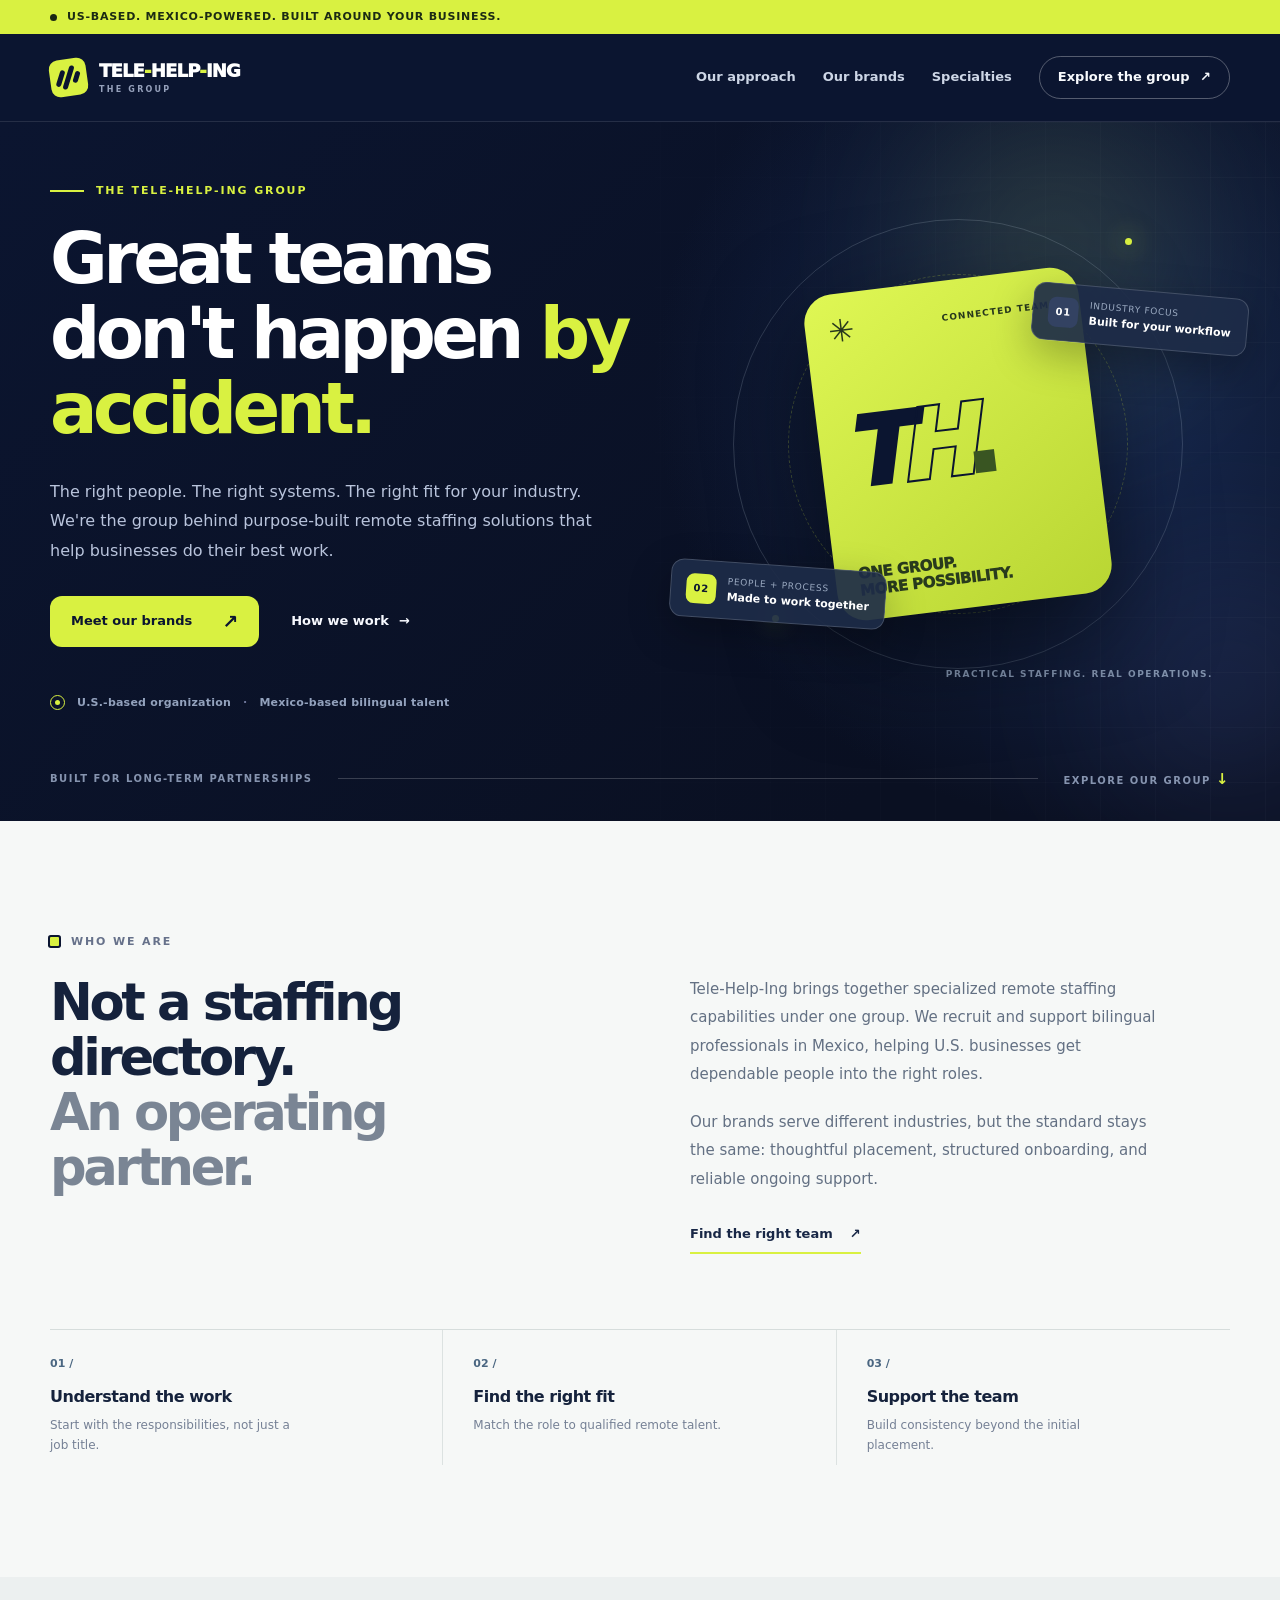
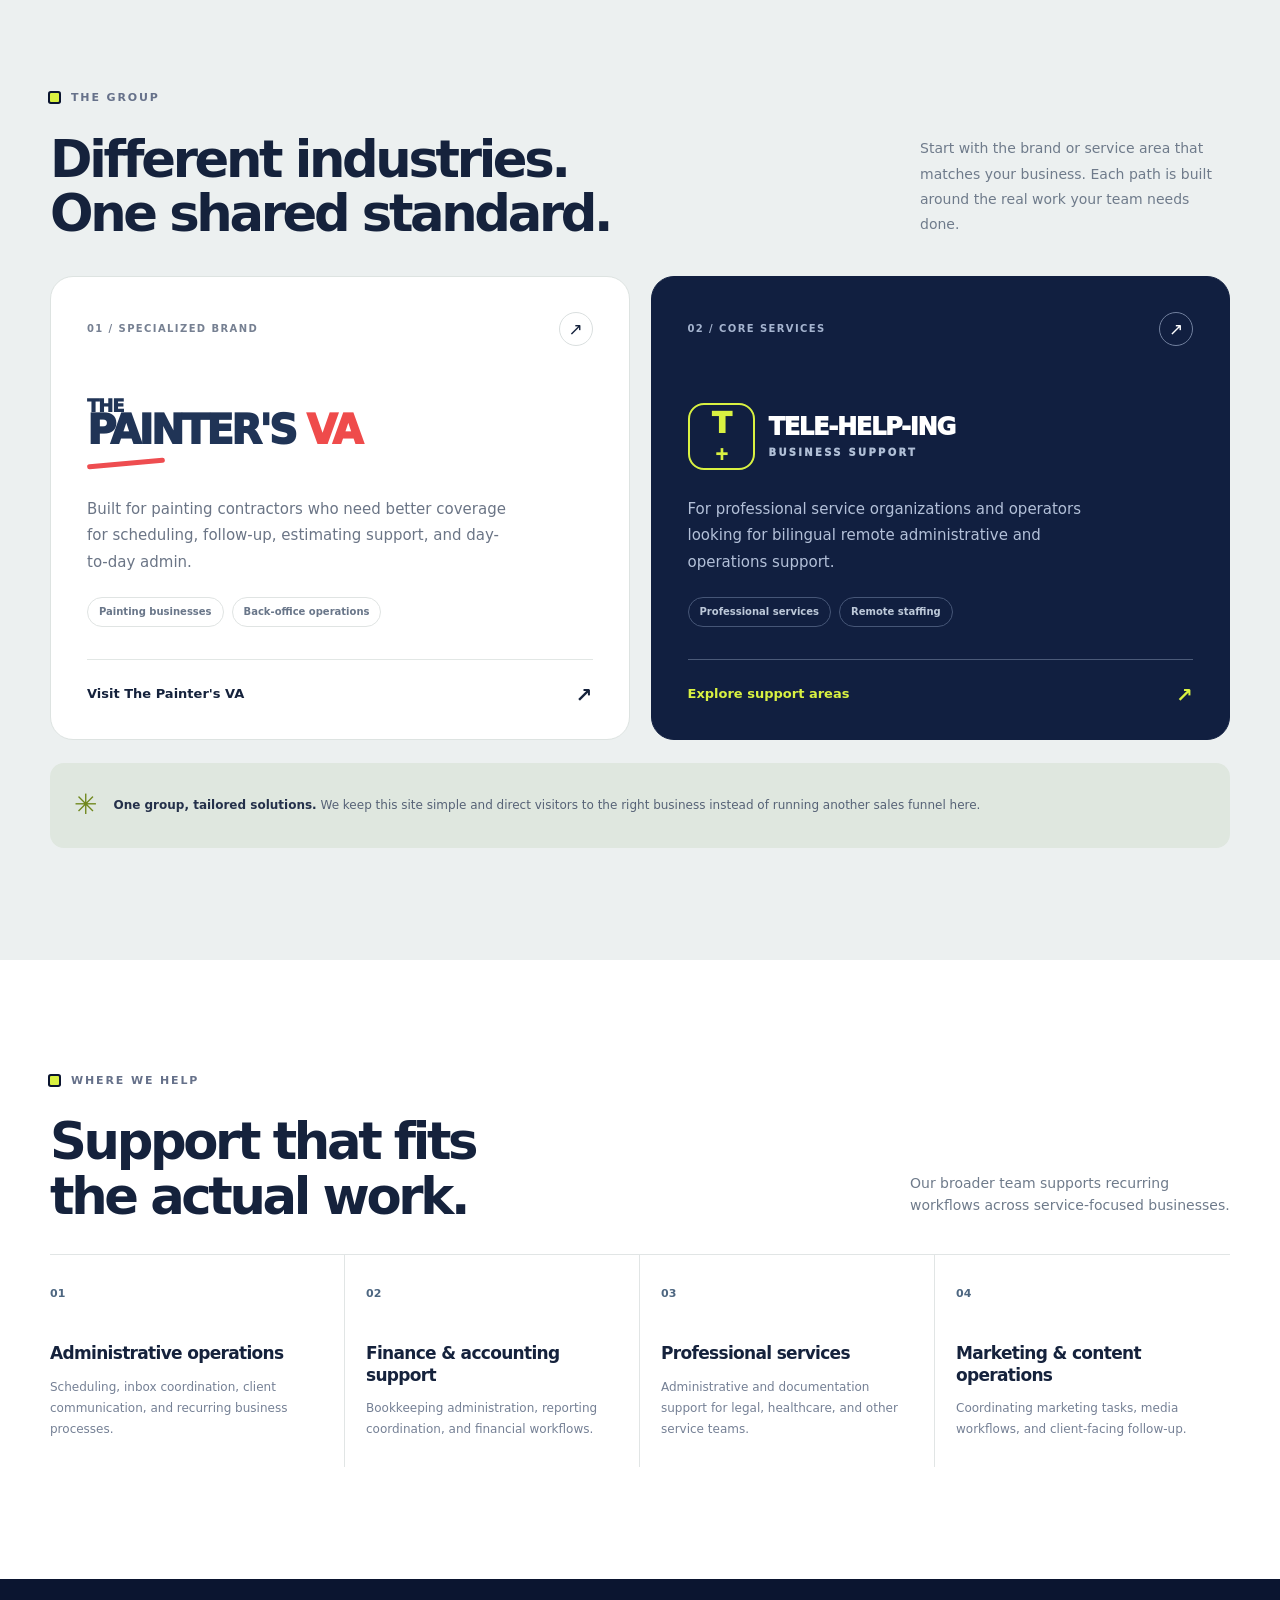
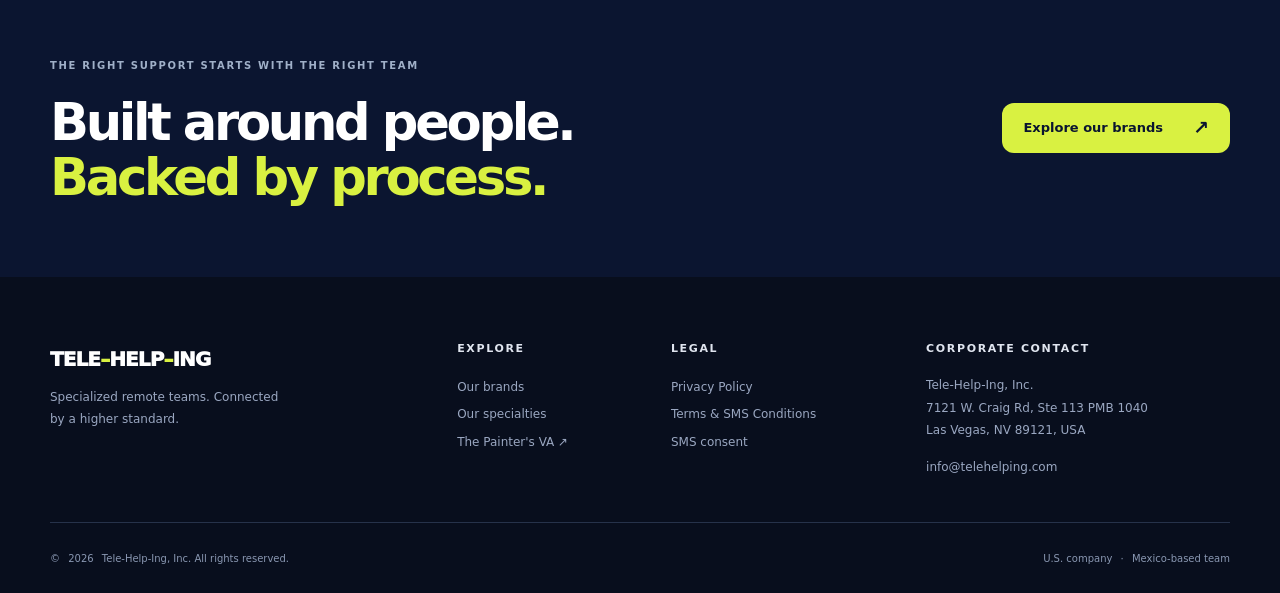
<file: index.html>
<!doctype html>
<html lang="en">
<head>
  <meta charset="utf-8">
  <meta name="viewport" content="width=device-width, initial-scale=1">
  <title>Tele-Help-Ing | Specialized Remote Teams, One Connected Group</title>
  <meta name="description" content="Meet Tele-Help-Ing, the group behind industry-focused remote staffing brands. We connect U.S. businesses with bilingual talent and operational support from Mexico.">
  <link rel="canonical" href="https://www.telehelping.com/">
  <meta name="theme-color" content="#0b1530">
  <meta property="og:type" content="website">
  <meta property="og:title" content="Tele-Help-Ing | Specialized Remote Teams">
  <meta property="og:description" content="One connected group. Specialized remote staffing for the work that matters.">
  <meta property="og:url" content="https://www.telehelping.com/">
  <link rel="stylesheet" href="/style.css?v=20261109">
</head>
<body>
  <a class="skip-link" href="#main">Skip to content</a>
  <div class="announcement"><div class="wrap announcement-inner"><span class="status-dot" aria-hidden="true"></span> US-based. Mexico-powered. Built around your business.</div></div>
  <header class="header">
    <div class="wrap header-inner">
      <a class="identity" href="/" aria-label="Tele-Help-Ing home">
        <span class="identity-symbol" aria-hidden="true"><span></span><span></span><span></span></span>
        <span class="identity-type">TELE<span class="identity-lime">-</span>HELP<span class="identity-lime">-</span>ING <small>THE GROUP</small></span>
      </a>
      <button class="menu-toggle" type="button" data-menu-toggle aria-controls="primary-nav" aria-expanded="false" aria-label="Toggle navigation"><span></span><span></span><span></span></button>
      <nav class="nav" id="primary-nav" aria-label="Main navigation">
        <a href="#about">Our approach</a>
        <a href="#brands">Our brands</a>
        <a href="#specialties">Specialties</a>
        <a class="nav-pill" href="#brands">Explore the group <span aria-hidden="true">↗</span></a>
      </nav>
    </div>
  </header>
  <main id="main">
    <section class="hero">
      <div class="hero-glow glow-1" aria-hidden="true"></div><div class="hero-glow glow-2" aria-hidden="true"></div>
      <div class="wrap hero-grid">
        <div class="hero-copy">
          <div class="eyebrow"><span class="eyebrow-line"></span> THE TELE-HELP-ING GROUP</div>
          <h1>Great teams don't happen <em>by accident.</em></h1>
          <p class="hero-lede">The right people. The right systems. The right fit for your industry. We're the group behind purpose-built remote staffing solutions that help businesses do their best work.</p>
          <div class="hero-buttons">
            <a href="#brands" class="button button-lime">Meet our brands <span aria-hidden="true">↗</span></a>
            <a href="#about" class="text-link">How we work <span aria-hidden="true">→</span></a>
          </div>
          <div class="hero-footnote"><span class="mini-orbit" aria-hidden="true"></span> U.S.-based organization <span class="dot-sep">·</span> Mexico-based bilingual talent</div>
        </div>
        <div class="hero-art" aria-label="An illustration of the Tele-Help-Ing group connecting specialized staffing solutions">
          <div class="orbit orbit-a"></div><div class="orbit orbit-b"></div>
          <div class="connection-line line-one"></div><div class="connection-line line-two"></div>
          <div class="orbit-tag orbit-tag-top"><span class="tag-icon">01</span><span>INDUSTRY FOCUS<br><strong>Built for your workflow</strong></span></div>
          <div class="main-tile"><div class="tile-top"><span class="tile-star">✳</span><span>CONNECTED TEAMS</span></div><div class="tile-monogram">T<span>H</span><i>.</i></div><div class="tile-bottom">ONE GROUP.<br>MORE POSSIBILITY.</div></div>
          <div class="orbit-tag orbit-tag-bottom"><span class="tag-icon tag-icon-lime">02</span><span>PEOPLE + PROCESS<br><strong>Made to work together</strong></span></div>
          <div class="hero-art-caption">PRACTICAL STAFFING. REAL OPERATIONS.</div>
        </div>
      </div>
      <div class="wrap hero-bottom"><span>Built for long-term partnerships</span><span class="hero-bottom-line"></span><span>Explore our group <span aria-hidden="true">↓</span></span></div>
    </section>

    <section class="intro section" id="about">
      <div class="wrap intro-grid">
        <div><div class="section-label"><span class="label-square"></span> WHO WE ARE</div><h2>Not a staffing directory.<br><span class="ink-muted">An operating partner.</span></h2></div>
        <div class="intro-text"><p>Tele-Help-Ing brings together specialized remote staffing capabilities under one group. We recruit and support bilingual professionals in Mexico, helping U.S. businesses get dependable people into the right roles.</p><p>Our brands serve different industries, but the standard stays the same: thoughtful placement, structured onboarding, and reliable ongoing support.</p><a href="#brands" class="inline-link">Find the right team <span aria-hidden="true">↗</span></a></div>
      </div>
      <div class="wrap process-row" aria-label="Our approach"><div><span>01 /</span><strong>Understand the work</strong><p>Start with the responsibilities, not just a job title.</p></div><div><span>02 /</span><strong>Find the right fit</strong><p>Match the role to qualified remote talent.</p></div><div><span>03 /</span><strong>Support the team</strong><p>Build consistency beyond the initial placement.</p></div></div>
    </section>

    <section class="brands section" id="brands">
      <div class="wrap"><div class="section-label"><span class="label-square"></span> THE GROUP</div><div class="brands-head"><h2>Different industries.<br>One shared standard.</h2><p>Start with the brand or service area that matches your business. Each path is built around the real work your team needs done.</p></div>
        <div class="brand-grid">
          <article class="brand-card painter-card"><div class="brand-card-top"><span class="card-counter">01 / SPECIALIZED BRAND</span><span class="card-arr" aria-hidden="true">↗</span></div><div class="painter-mark">THE<br><strong>PAINTER'S <span>VA</span></strong><span class="brush-underline" aria-hidden="true"></span></div><p class="brand-description">Built for painting contractors who need better coverage for scheduling, follow-up, estimating support, and day-to-day admin.</p><div class="tag-row"><span>Painting businesses</span><span>Back-office operations</span></div><a class="brand-card-link" href="https://www.thepaintersva.com/" target="_blank" rel="noopener noreferrer">Visit The Painter's VA <span aria-hidden="true">↗</span></a></article>
          <article class="brand-card general-card"><div class="brand-card-top"><span class="card-counter">02 / CORE SERVICES</span><span class="card-arr" aria-hidden="true">↗</span></div><div class="general-mark"><span class="general-mark-icon">T<span>+</span></span><span>TELE-HELP-ING<small>BUSINESS SUPPORT</small></span></div><p class="brand-description">For professional service organizations and operators looking for bilingual remote administrative and operations support.</p><div class="tag-row"><span>Professional services</span><span>Remote staffing</span></div><a class="brand-card-link" href="#specialties">Explore support areas <span aria-hidden="true">↗</span></a></article>
        </div>
        <div class="brand-note"><span class="note-sparkle" aria-hidden="true">✳</span><p><strong>One group, tailored solutions.</strong> We keep this site simple and direct visitors to the right business instead of running another sales funnel here.</p></div>
      </div>
    </section>

    <section class="specialties section" id="specialties">
      <div class="wrap"><div class="section-label"><span class="label-square"></span> WHERE WE HELP</div><div class="specialties-top"><h2>Support that fits<br>the actual work.</h2><p>Our broader team supports recurring workflows across service-focused businesses.</p></div><div class="specialties-grid">
          <div class="specialty"><span class="specialty-no">01</span><h3>Administrative operations</h3><p>Scheduling, inbox coordination, client communication, and recurring business processes.</p></div>
          <div class="specialty"><span class="specialty-no">02</span><h3>Finance &amp; accounting support</h3><p>Bookkeeping administration, reporting coordination, and financial workflows.</p></div>
          <div class="specialty"><span class="specialty-no">03</span><h3>Professional services</h3><p>Administrative and documentation support for legal, healthcare, and other service teams.</p></div>
          <div class="specialty"><span class="specialty-no">04</span><h3>Marketing &amp; content operations</h3><p>Coordinating marketing tasks, media workflows, and client-facing follow-up.</p></div>
        </div>
      </div>
    </section>

    <section class="closing"><div class="wrap closing-grid"><div><span class="closing-eyebrow">THE RIGHT SUPPORT STARTS WITH THE RIGHT TEAM</span><h2>Built around people.<br><em>Backed by process.</em></h2></div><a class="button button-lime" href="#brands">Explore our brands <span aria-hidden="true">↗</span></a></div></section>
  </main>
  <footer class="footer"><div class="wrap footer-grid"><div><a class="footer-logo" href="/">TELE<span>–</span>HELP<span>–</span>ING</a><p>Specialized remote teams. Connected by a higher standard.</p></div><div><h2>Explore</h2><a href="#brands">Our brands</a><a href="#specialties">Our specialties</a><a href="https://www.thepaintersva.com/" target="_blank" rel="noopener noreferrer">The Painter's VA ↗</a></div><div><h2>Legal</h2><a href="/privacy-policy/">Privacy Policy</a><a href="/terms-and-conditions/">Terms &amp; SMS Conditions</a><a href="/sms-consent/">SMS consent</a></div><div><h2>Corporate contact</h2><p>Tele-Help-Ing, Inc.<br>7121 W. Craig Rd, Ste 113 PMB 1040<br>Las Vegas, NV 89121, USA</p><a href="mailto:info@telehelping.com">info@telehelping.com</a></div></div><div class="wrap footer-bottom"><span>© <span data-year>2026</span> Tele-Help-Ing, Inc. All rights reserved.</span><span>U.S. company <span aria-hidden="true">·</span> Mexico-based team</span></div></footer>
  <!-- HighLevel A2P widget. This is the ONLY SMS opt-in form on the homepage. Keep the widget configured in HighLevel with real, optional consent checkboxes. -->
  <script src="https://widgets.leadconnectorhq.com/loader.js" data-resources-url="https://widgets.leadconnectorhq.com/chat-widget/loader.js" data-widget-id="6aee570a5fefb8449980fd55"></script>
  <script src="/script.js" defer></script>
</body>
</html>
</file>
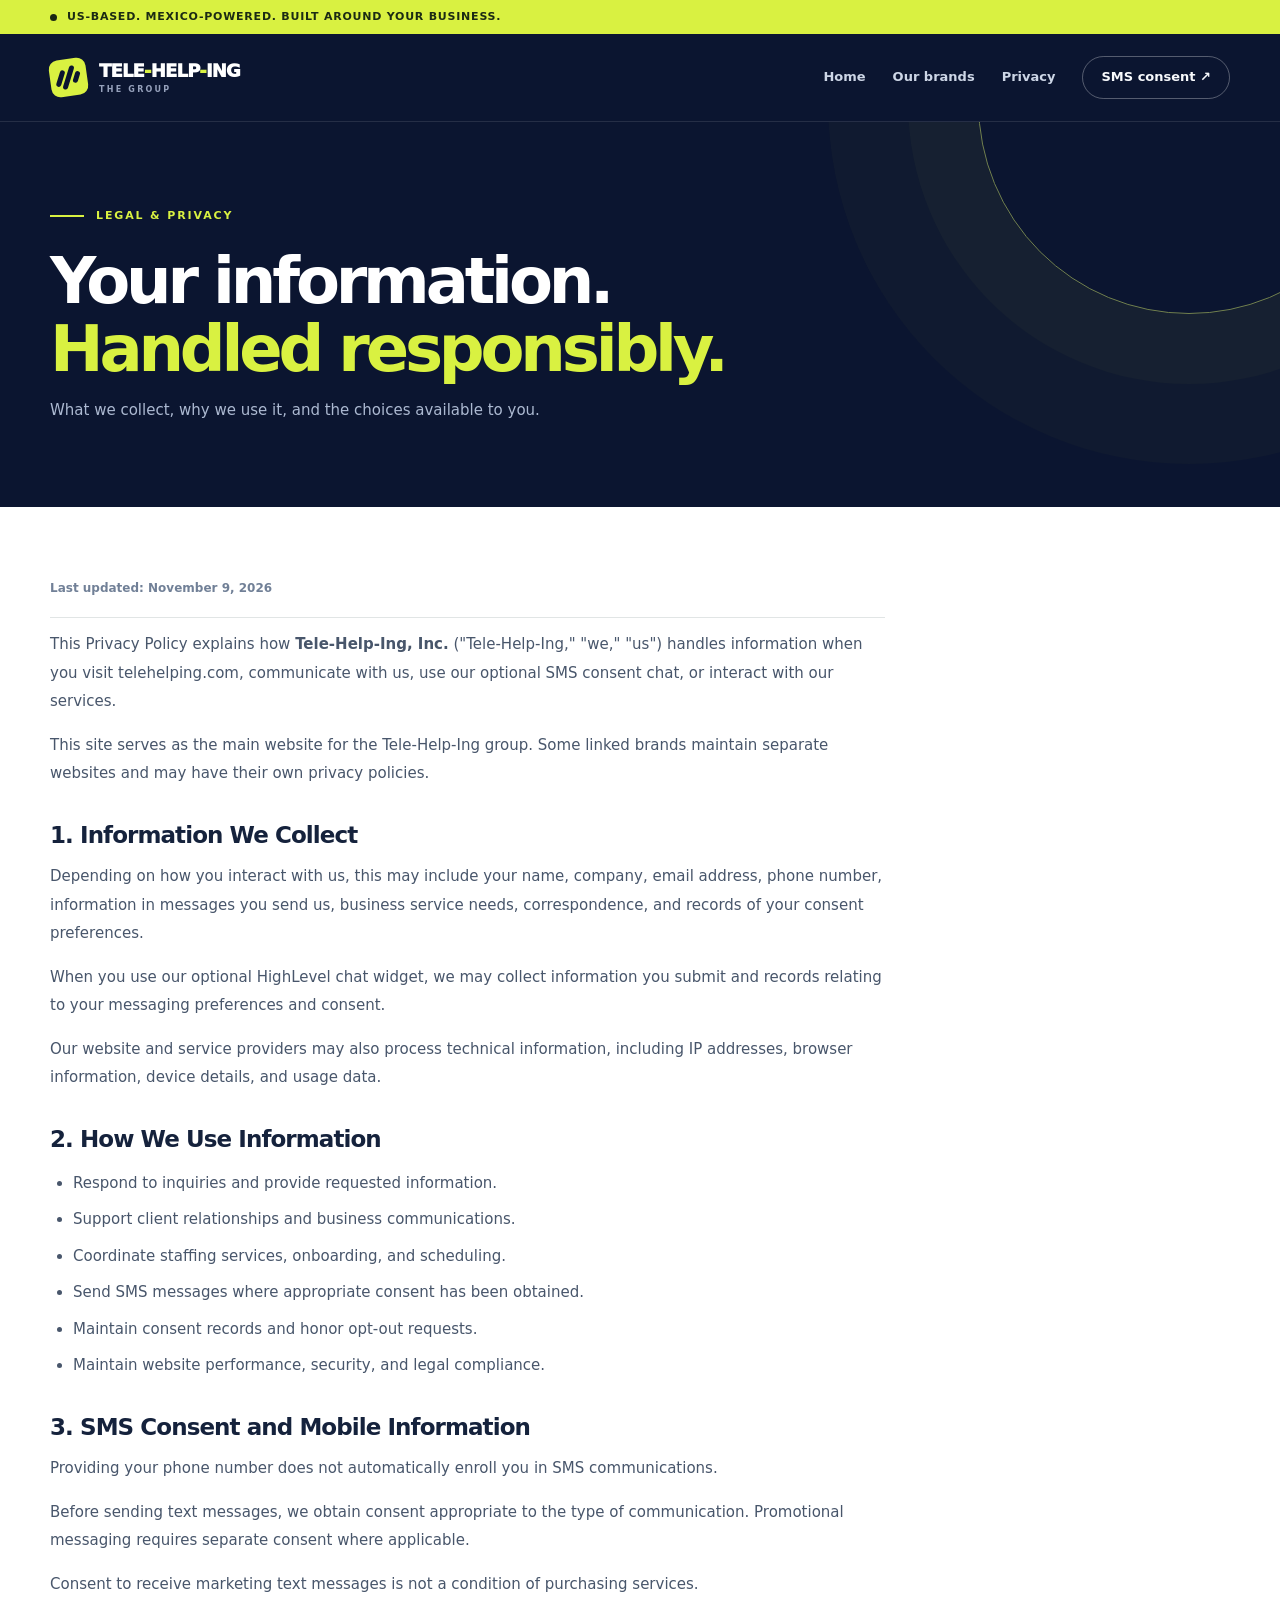
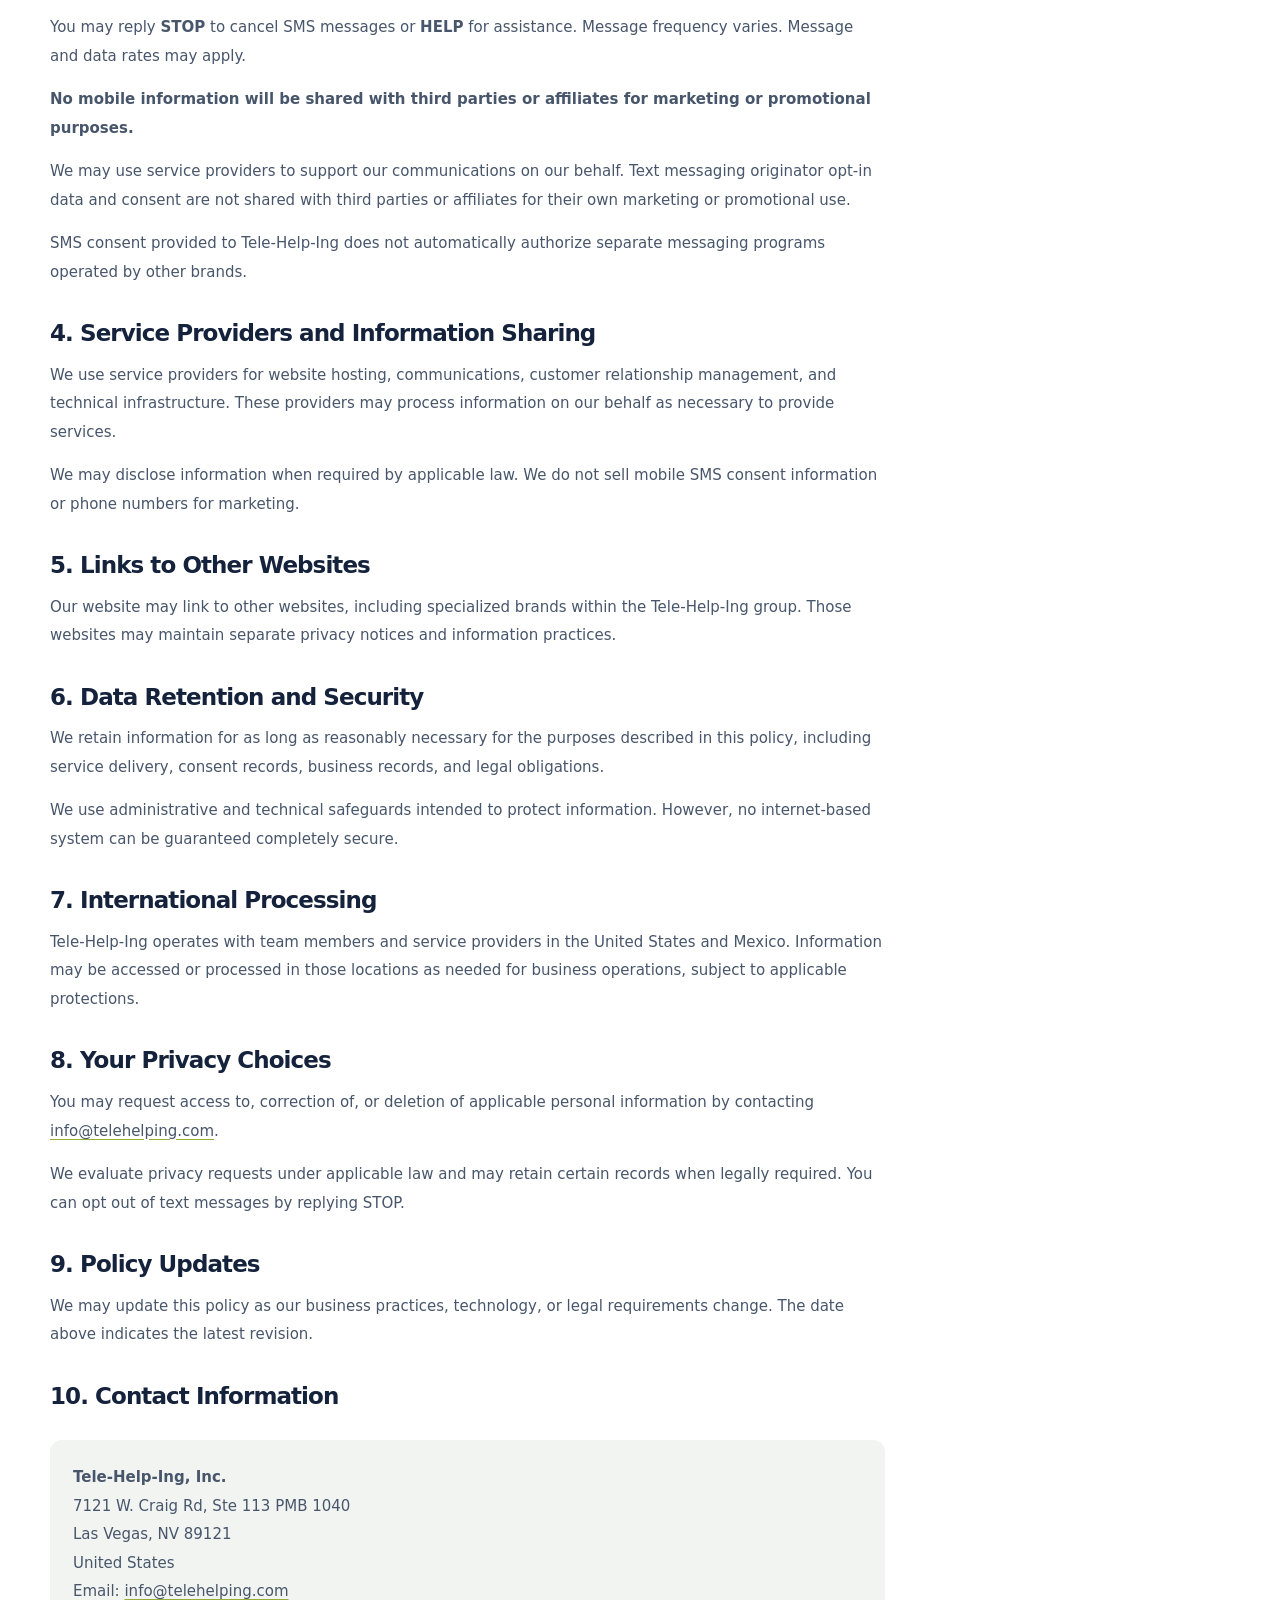
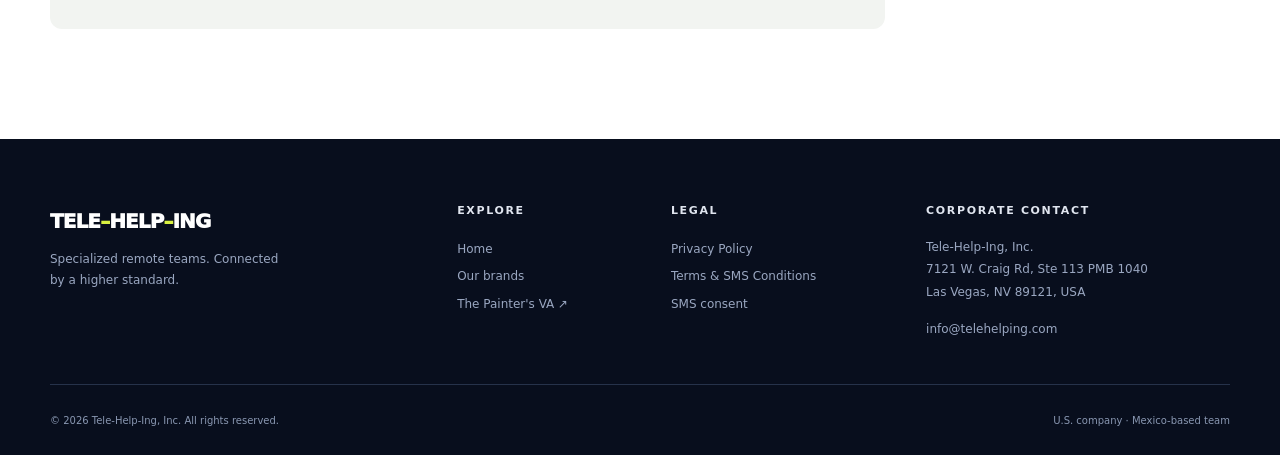
<file: privacy-policy/index.html>
<!doctype html>
<html lang="en">
<head>
  <meta charset="utf-8">
  <meta name="viewport" content="width=device-width, initial-scale=1">
  <title>Privacy Policy | Tele-Help-Ing</title>
  <meta name="description" content="How Tele-Help-Ing handles website, client, and SMS information.">
  <link rel="canonical" href="https://www.telehelping.com/privacy-policy/">
  <meta name="theme-color" content="#0b1530">
  <link rel="stylesheet" href="/style.css?v=20261109">
</head>
<body>
  <a class="skip-link" href="#main">Skip to content</a>

  <div class="announcement">
    <div class="wrap announcement-inner">
      <span class="status-dot" aria-hidden="true"></span>
      US-based. Mexico-powered. Built around your business.
    </div>
  </div>

  <header class="header">
    <div class="wrap header-inner">
      <a class="identity" href="/" aria-label="Tele-Help-Ing home">
        <span class="identity-symbol" aria-hidden="true">
          <span></span><span></span><span></span>
        </span>
        <span class="identity-type">
          TELE<span class="identity-lime">-</span>HELP<span class="identity-lime">-</span>ING
          <small>THE GROUP</small>
        </span>
      </a>

      <button class="menu-toggle" type="button" data-menu-toggle
        aria-controls="primary-nav" aria-expanded="false"
        aria-label="Toggle navigation">
        <span></span><span></span><span></span>
      </button>

      <nav class="nav" id="primary-nav" aria-label="Main navigation">
        <a href="/">Home</a>
        <a href="/#brands">Our brands</a>
        <a href="/privacy-policy/">Privacy</a>
        <a class="nav-pill" href="/sms-consent/">SMS consent ↗</a>
      </nav>
    </div>
  </header>

  <main id="main">
    <section class="subpage-hero">
      <div class="wrap">
        <div class="eyebrow">
          <span class="eyebrow-line"></span>LEGAL & PRIVACY
        </div>
        <h1>Your information.<br><em>Handled responsibly.</em></h1>
        <p>What we collect, why we use it, and the choices available to you.</p>
      </div>
    </section>

    <section class="subpage-body">
      <div class="wrap">
        <article class="legal-content">

          <p class="legal-date">Last updated: November 9, 2026</p>

          <p>
            This Privacy Policy explains how <strong>Tele-Help-Ing, Inc.</strong>
            ("Tele-Help-Ing," "we," "us") handles information when you visit
            telehelping.com, communicate with us, use our optional SMS consent
            chat, or interact with our services.
          </p>
          <p>
            This site serves as the main website for the Tele-Help-Ing group.
            Some linked brands maintain separate websites and may have their
            own privacy policies.
          </p>

          <h2>1. Information We Collect</h2>
          <p>
            Depending on how you interact with us, this may include your name,
            company, email address, phone number, information in messages you
            send us, business service needs, correspondence, and records of
            your consent preferences.
          </p>
          <p>
            When you use our optional HighLevel chat widget, we may collect
            information you submit and records relating to your messaging
            preferences and consent.
          </p>
          <p>
            Our website and service providers may also process technical
            information, including IP addresses, browser information, device
            details, and usage data.
          </p>

          <h2>2. How We Use Information</h2>
          <ul>
            <li>Respond to inquiries and provide requested information.</li>
            <li>Support client relationships and business communications.</li>
            <li>Coordinate staffing services, onboarding, and scheduling.</li>
            <li>Send SMS messages where appropriate consent has been obtained.</li>
            <li>Maintain consent records and honor opt-out requests.</li>
            <li>Maintain website performance, security, and legal compliance.</li>
          </ul>

          <h2>3. SMS Consent and Mobile Information</h2>
          <p>
            Providing your phone number does not automatically enroll you
            in SMS communications.
          </p>
          <p>
            Before sending text messages, we obtain consent appropriate
            to the type of communication. Promotional messaging requires
            separate consent where applicable.
          </p>
          <p>
            Consent to receive marketing text messages is not a condition
            of purchasing services.
          </p>
          <p>
            You may reply <strong>STOP</strong> to cancel SMS messages
            or <strong>HELP</strong> for assistance.
            Message frequency varies. Message and data rates may apply.
          </p>
          <p>
            <strong>
              No mobile information will be shared with third parties
              or affiliates for marketing or promotional purposes.
            </strong>
          </p>
          <p>
            We may use service providers to support our communications
            on our behalf. Text messaging originator opt-in data and consent
            are not shared with third parties or affiliates for their
            own marketing or promotional use.
          </p>
          <p>
            SMS consent provided to Tele-Help-Ing does not automatically
            authorize separate messaging programs operated by other brands.
          </p>

          <h2>4. Service Providers and Information Sharing</h2>
          <p>
            We use service providers for website hosting, communications,
            customer relationship management, and technical infrastructure.
            These providers may process information on our behalf as
            necessary to provide services.
          </p>
          <p>
            We may disclose information when required by applicable law.
            We do not sell mobile SMS consent information or phone numbers
            for marketing.
          </p>

          <h2>5. Links to Other Websites</h2>
          <p>
            Our website may link to other websites, including specialized
            brands within the Tele-Help-Ing group.
            Those websites may maintain separate privacy notices and
            information practices.
          </p>

          <h2>6. Data Retention and Security</h2>
          <p>
            We retain information for as long as reasonably necessary for
            the purposes described in this policy, including service
            delivery, consent records, business records, and legal obligations.
          </p>
          <p>
            We use administrative and technical safeguards intended
            to protect information. However, no internet-based system
            can be guaranteed completely secure.
          </p>

          <h2>7. International Processing</h2>
          <p>
            Tele-Help-Ing operates with team members and service providers
            in the United States and Mexico. Information may be accessed
            or processed in those locations as needed for business operations,
            subject to applicable protections.
          </p>

          <h2>8. Your Privacy Choices</h2>
          <p>
            You may request access to, correction of, or deletion of
            applicable personal information by contacting
            <a href="mailto:info@telehelping.com">info@telehelping.com</a>.
          </p>
          <p>
            We evaluate privacy requests under applicable law and may
            retain certain records when legally required.
            You can opt out of text messages by replying STOP.
          </p>

          <h2>9. Policy Updates</h2>
          <p>
            We may update this policy as our business practices,
            technology, or legal requirements change.
            The date above indicates the latest revision.
          </p>

          <h2>10. Contact Information</h2>
          <div class="legal-contact">
            <strong>Tele-Help-Ing, Inc.</strong><br>
            7121 W. Craig Rd, Ste 113 PMB 1040<br>
            Las Vegas, NV 89121<br>
            United States<br>
            Email:
            <a href="mailto:info@telehelping.com">info@telehelping.com</a>
          </div>

        </article>
      </div>
    </section>
  </main>

  <footer class="footer">
    <div class="wrap footer-grid">
      <div>
        <a class="footer-logo" href="/">TELE<span>–</span>HELP<span>–</span>ING</a>
        <p>Specialized remote teams. Connected by a higher standard.</p>
      </div>
      <div>
        <h2>Explore</h2>
        <a href="/">Home</a>
        <a href="/#brands">Our brands</a>
        <a href="https://www.thepaintersva.com/">The Painter's VA ↗</a>
      </div>
      <div>
        <h2>Legal</h2>
        <a href="/privacy-policy/">Privacy Policy</a>
        <a href="/terms-and-conditions/">Terms &amp; SMS Conditions</a>
        <a href="/sms-consent/">SMS consent</a>
      </div>
      <div>
        <h2>Corporate contact</h2>
        <p>
          Tele-Help-Ing, Inc.<br>
          7121 W. Craig Rd, Ste 113 PMB 1040<br>
          Las Vegas, NV 89121, USA
        </p>
        <a href="mailto:info@telehelping.com">info@telehelping.com</a>
      </div>
    </div>

    <div class="wrap footer-bottom">
      <span>© 2026 Tele-Help-Ing, Inc. All rights reserved.</span>
      <span>U.S. company · Mexico-based team</span>
    </div>
  </footer>

  <script src="/script.js" defer></script>
</body>
</html>
</file>
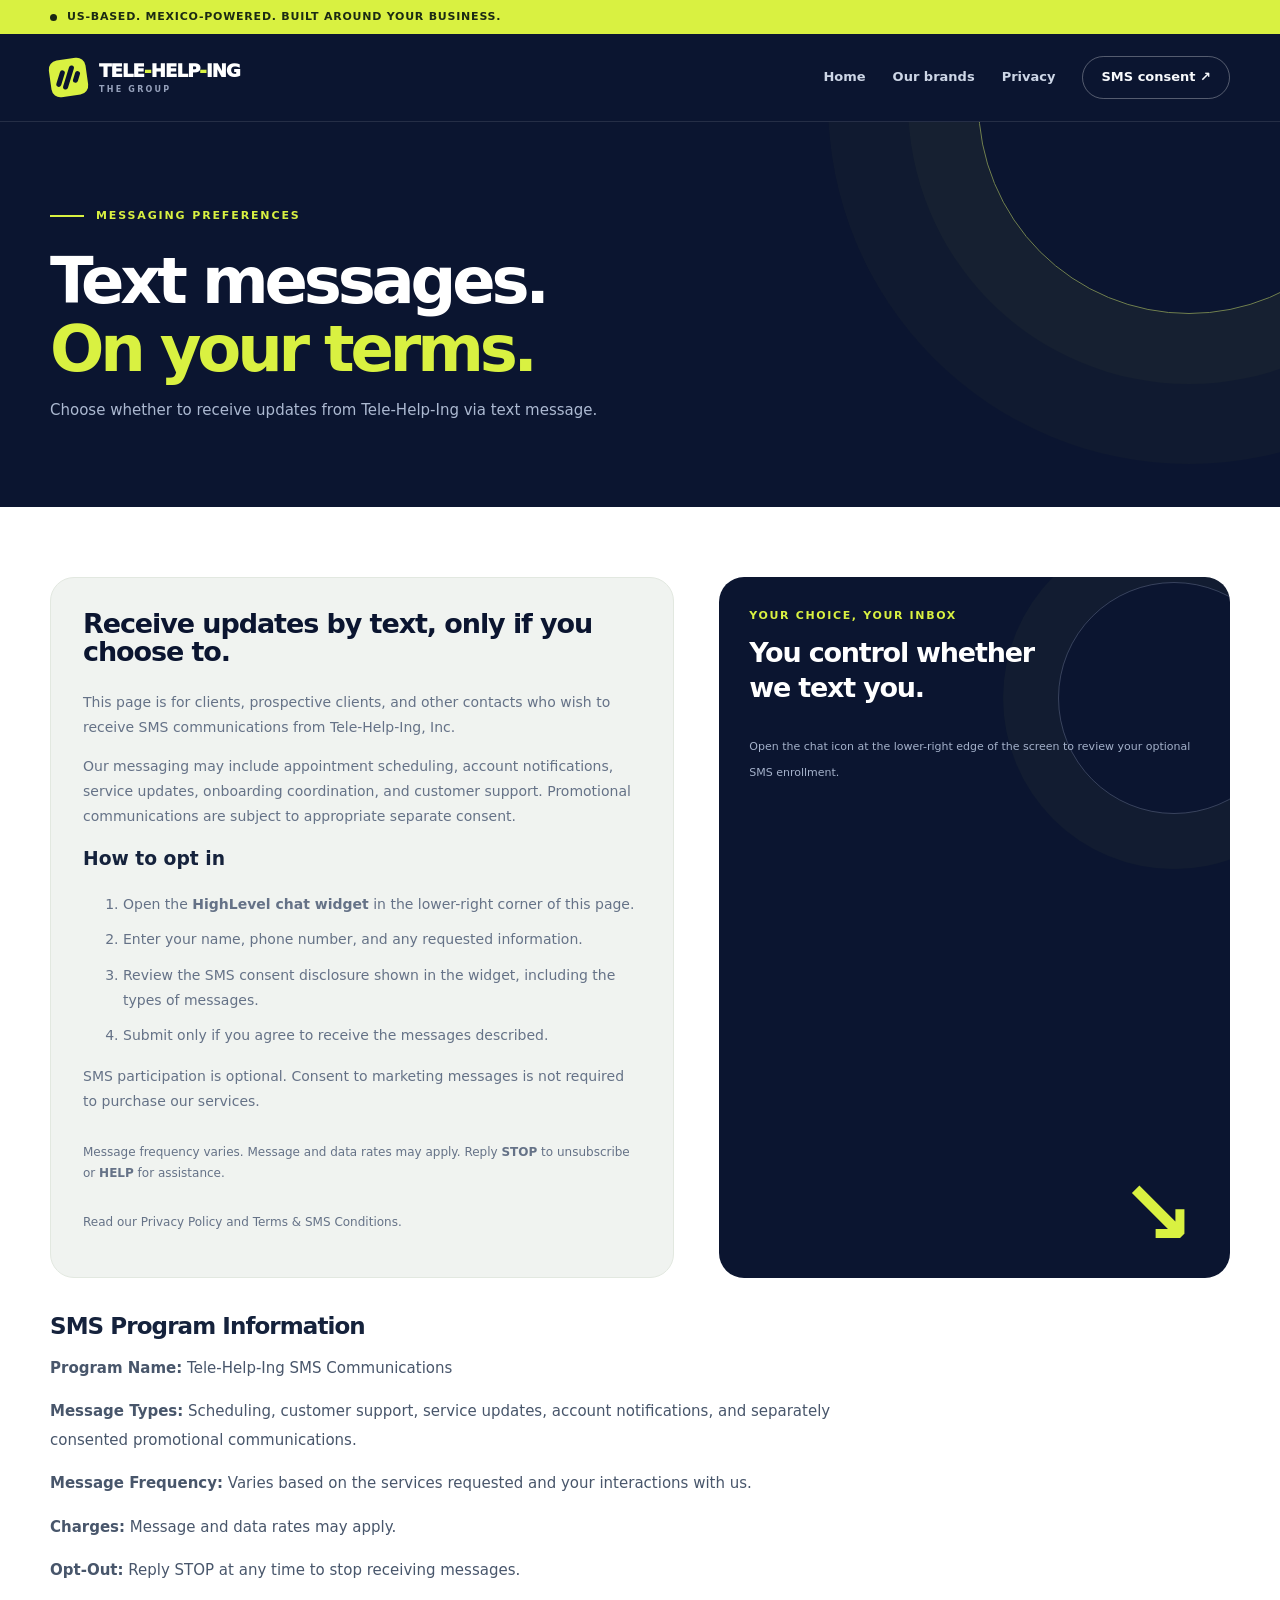
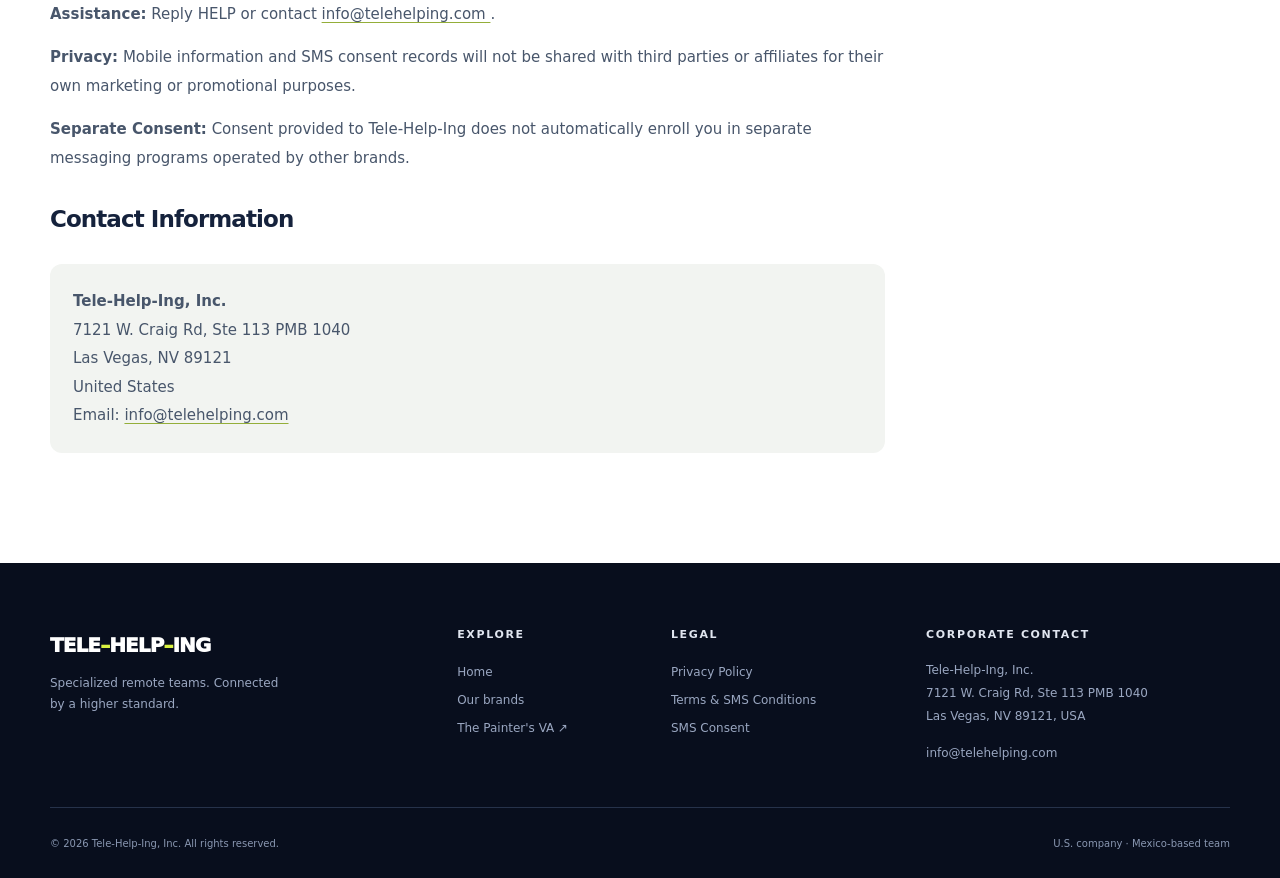
<file: sms-consent/index.html>
<!doctype html>
<html lang="en">
<head>
  <meta charset="utf-8">
  <meta name="viewport" content="width=device-width, initial-scale=1">

  <title>SMS Consent | Tele-Help-Ing</title>
  <meta name="description" content="Optional SMS consent and messaging preferences for Tele-Help-Ing.">

  <link rel="canonical" href="https://www.telehelping.com/sms-consent/">
  <meta name="theme-color" content="#0b1530">
  <link rel="stylesheet" href="/style.css?v=20261109">
</head>

<body>
  <a class="skip-link" href="#main">Skip to content</a>

  <div class="announcement">
    <div class="wrap announcement-inner">
      <span class="status-dot" aria-hidden="true"></span>
      US-based. Mexico-powered. Built around your business.
    </div>
  </div>

  <header class="header">
    <div class="wrap header-inner">

      <a class="identity" href="/" aria-label="Tele-Help-Ing home">
        <span class="identity-symbol" aria-hidden="true">
          <span></span><span></span><span></span>
        </span>
        <span class="identity-type">
          TELE<span class="identity-lime">-</span>HELP<span class="identity-lime">-</span>ING
          <small>THE GROUP</small>
        </span>
      </a>

      <button class="menu-toggle" type="button"
        data-menu-toggle aria-controls="primary-nav"
        aria-expanded="false" aria-label="Toggle navigation">
        <span></span><span></span><span></span>
      </button>

      <nav class="nav" id="primary-nav" aria-label="Main navigation">
        <a href="/">Home</a>
        <a href="/#brands">Our brands</a>
        <a href="/privacy-policy/">Privacy</a>
        <a class="nav-pill" href="/sms-consent/">SMS consent ↗</a>
      </nav>

    </div>
  </header>

  <main id="main">

    <section class="subpage-hero">
      <div class="wrap">
        <div class="eyebrow">
          <span class="eyebrow-line"></span>
          MESSAGING PREFERENCES
        </div>

        <h1>
          Text messages.<br>
          <em>On your terms.</em>
        </h1>

        <p>
          Choose whether to receive updates from
          Tele-Help-Ing via text message.
        </p>
      </div>
    </section>

    <section class="subpage-body">
      <div class="wrap">

        <div class="consent-layout">

          <div class="consent-box">
            <h2>
              Receive updates by text, only if you choose to.
            </h2>

            <p>
              This page is for clients, prospective clients,
              and other contacts who wish to receive SMS
              communications from Tele-Help-Ing, Inc.
            </p>

            <p>
              Our messaging may include appointment scheduling,
              account notifications, service updates,
              onboarding coordination, and customer support.
              Promotional communications are subject to
              appropriate separate consent.
            </p>

            <h3>How to opt in</h3>

            <ol>
              <li>
                Open the <strong>HighLevel chat widget</strong>
                in the lower-right corner of this page.
              </li>

              <li>
                Enter your name, phone number, and any
                requested information.
              </li>

              <li>
                Review the SMS consent disclosure shown
                in the widget, including the types of messages.
              </li>

              <li>
                Submit only if you agree to receive
                the messages described.
              </li>
            </ol>

            <p>
              SMS participation is optional.
              Consent to marketing messages is not
              required to purchase our services.
            </p>

            <p class="note">
              Message frequency varies.
              Message and data rates may apply.
              Reply <strong>STOP</strong> to unsubscribe
              or <strong>HELP</strong> for assistance.
            </p>

            <p class="note">
              Read our
              <a href="/privacy-policy/">Privacy Policy</a>
              and
              <a href="/terms-and-conditions/">Terms &amp; SMS Conditions</a>.
            </p>
          </div>

          <div class="consent-card">
            <h3>YOUR CHOICE, YOUR INBOX</h3>

            <p>
              You control whether we text you.
            </p>

            <small>
              Open the chat icon at the lower-right edge
              of the screen to review your optional
              SMS enrollment.
            </small>

            <span class="chat-symbol" aria-hidden="true">
              ↘
            </span>
          </div>

        </div>

        <div class="legal-content" style="margin-top:35px">

          <h2>SMS Program Information</h2>

          <p>
            <strong>Program Name:</strong>
            Tele-Help-Ing SMS Communications
          </p>

          <p>
            <strong>Message Types:</strong>
            Scheduling, customer support, service updates,
            account notifications, and separately
            consented promotional communications.
          </p>

          <p>
            <strong>Message Frequency:</strong>
            Varies based on the services requested
            and your interactions with us.
          </p>

          <p>
            <strong>Charges:</strong>
            Message and data rates may apply.
          </p>

          <p>
            <strong>Opt-Out:</strong>
            Reply STOP at any time to stop receiving messages.
          </p>

          <p>
            <strong>Assistance:</strong>
            Reply HELP or contact
            <a href="mailto:info@telehelping.com">
              info@telehelping.com
            </a>.
          </p>

          <p>
            <strong>Privacy:</strong>
            Mobile information and SMS consent records
            will not be shared with third parties or
            affiliates for their own marketing
            or promotional purposes.
          </p>

          <p>
            <strong>Separate Consent:</strong>
            Consent provided to Tele-Help-Ing does not
            automatically enroll you in separate messaging
            programs operated by other brands.
          </p>

          <h2>Contact Information</h2>

          <div class="legal-contact">
            <strong>Tele-Help-Ing, Inc.</strong><br>
            7121 W. Craig Rd, Ste 113 PMB 1040<br>
            Las Vegas, NV 89121<br>
            United States<br>
            Email:
            <a href="mailto:info@telehelping.com">
              info@telehelping.com
            </a>
          </div>

        </div>

      </div>
    </section>

  </main>

  <footer class="footer">
    <div class="wrap footer-grid">

      <div>
        <a class="footer-logo" href="/">
          TELE<span>–</span>HELP<span>–</span>ING
        </a>
        <p>
          Specialized remote teams.
          Connected by a higher standard.
        </p>
      </div>

      <div>
        <h2>Explore</h2>
        <a href="/">Home</a>
        <a href="/#brands">Our brands</a>
        <a href="https://www.thepaintersva.com/">
          The Painter's VA ↗
        </a>
      </div>

      <div>
        <h2>Legal</h2>
        <a href="/privacy-policy/">Privacy Policy</a>
        <a href="/terms-and-conditions/">
          Terms &amp; SMS Conditions
        </a>
        <a href="/sms-consent/">SMS Consent</a>
      </div>

      <div>
        <h2>Corporate Contact</h2>
        <p>
          Tele-Help-Ing, Inc.<br>
          7121 W. Craig Rd, Ste 113 PMB 1040<br>
          Las Vegas, NV 89121, USA
        </p>
        <a href="mailto:info@telehelping.com">
          info@telehelping.com
        </a>
      </div>

    </div>

    <div class="wrap footer-bottom">
      <span>
        © 2026 Tele-Help-Ing, Inc. All rights reserved.
      </span>
      <span>U.S. company · Mexico-based team</span>
    </div>
  </footer>

  <script src="/script.js" defer></script>

  <!-- GoHighLevel SMS Opt-In Chat Widget -->
  <script
    src="https://widgets.leadconnectorhq.com/loader.js"
    data-resources-url="https://widgets.leadconnectorhq.com/chat-widget/loader.js"
    data-widget-id="6aee570a5fefb8449980fd55">
  </script>

</body>
</html>
</file>
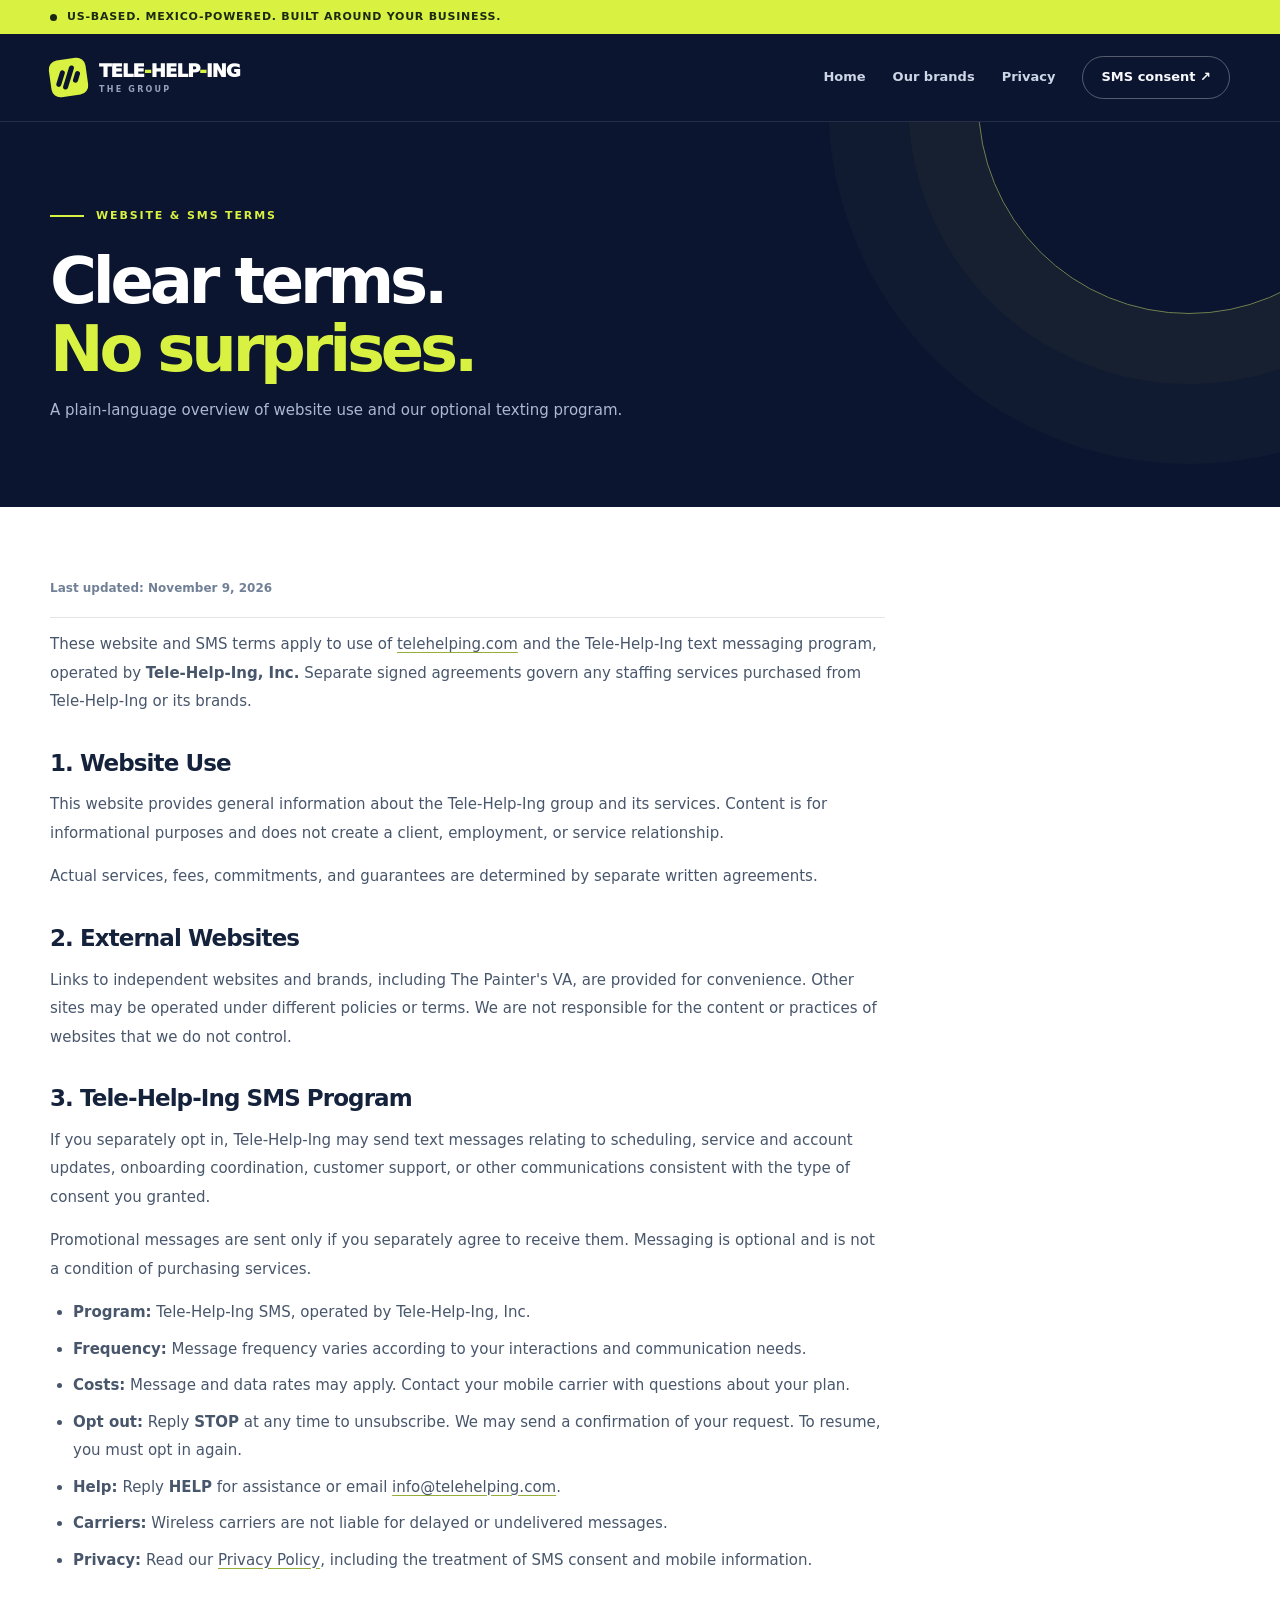
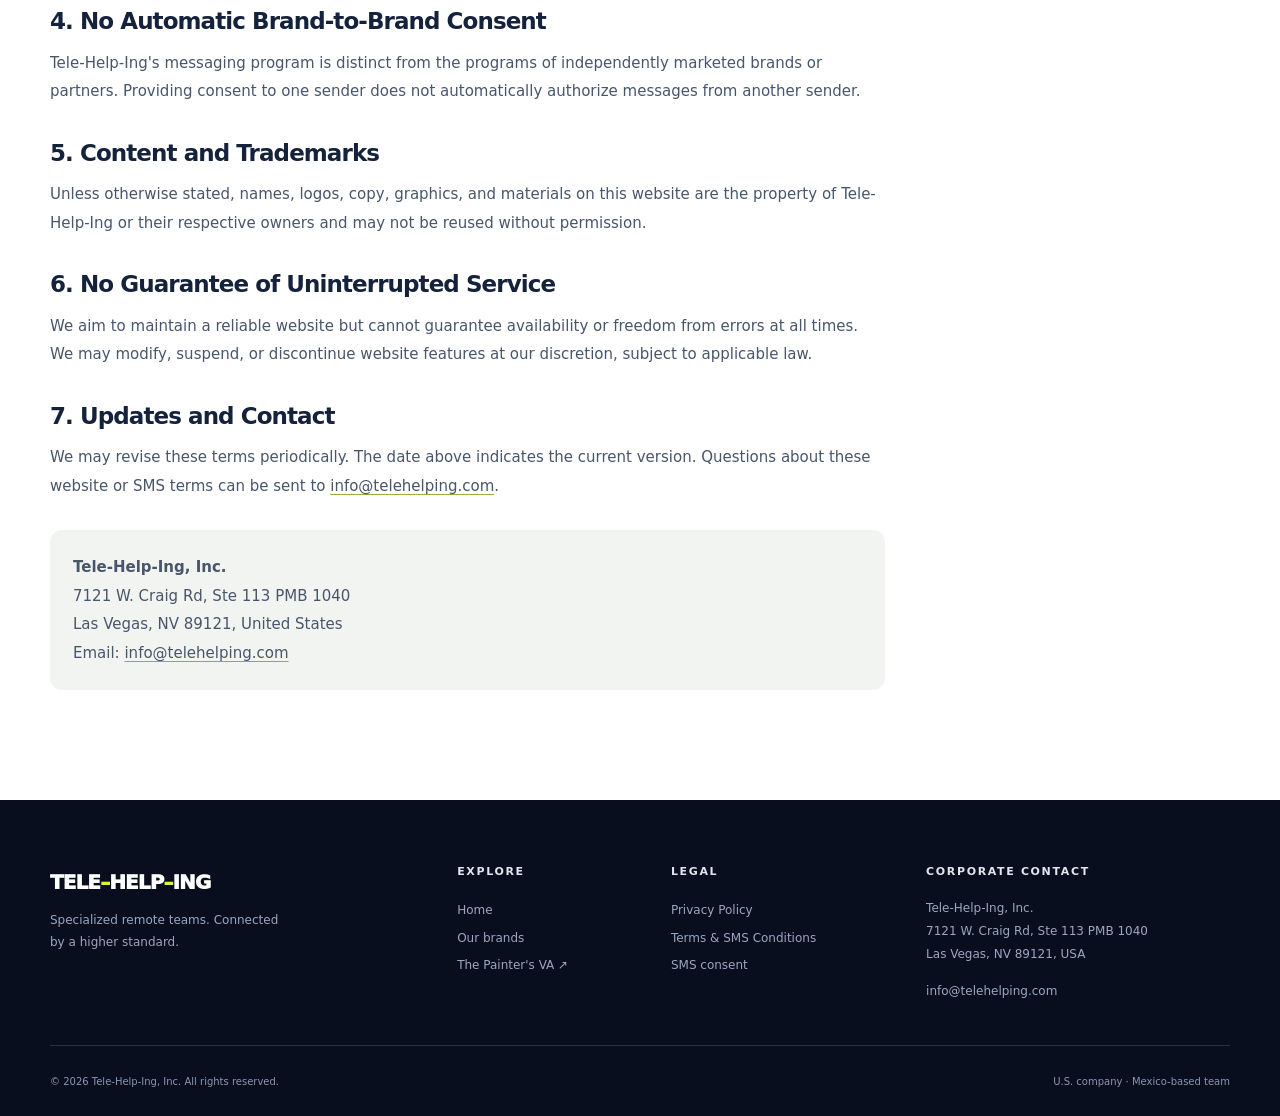
<file: terms-and-conditions/index.html>
<!doctype html>
<html lang="en">
<head>
  <meta charset="utf-8">
  <meta name="viewport" content="width=device-width, initial-scale=1">
  <title>Terms & SMS Conditions | Tele-Help-Ing</title>
  <meta name="description" content="Website terms and SMS program conditions for Tele-Help-Ing.">
  <link rel="canonical" href="https://www.telehelping.com/terms-and-conditions/">
  <meta name="theme-color" content="#0b1530">
  <link rel="stylesheet" href="/style.css?v=20261109">
</head>

<body>
  <a class="skip-link" href="#main">Skip to content</a>

  <div class="announcement">
    <div class="wrap announcement-inner">
      <span class="status-dot" aria-hidden="true"></span>
      US-based. Mexico-powered. Built around your business.
    </div>
  </div>

  <header class="header">
    <div class="wrap header-inner">
      <a class="identity" href="/" aria-label="Tele-Help-Ing home">
        <span class="identity-symbol" aria-hidden="true">
          <span></span><span></span><span></span>
        </span>
        <span class="identity-type">
          TELE<span class="identity-lime">-</span>HELP<span class="identity-lime">-</span>ING
          <small>THE GROUP</small>
        </span>
      </a>

      <button class="menu-toggle" type="button"
        data-menu-toggle aria-controls="primary-nav"
        aria-expanded="false" aria-label="Toggle navigation">
        <span></span><span></span><span></span>
      </button>

      <nav class="nav" id="primary-nav" aria-label="Main navigation">
        <a href="/">Home</a>
        <a href="/#brands">Our brands</a>
        <a href="/privacy-policy/">Privacy</a>
        <a class="nav-pill" href="/sms-consent/">SMS consent ↗</a>
      </nav>
    </div>
  </header>

  <main id="main">
    <section class="subpage-hero">
      <div class="wrap">
        <div class="eyebrow">
          <span class="eyebrow-line"></span>
          WEBSITE & SMS TERMS
        </div>
        <h1>Clear terms.<br><em>No surprises.</em></h1>
        <p>A plain-language overview of website use and our optional texting program.</p>
      </div>
    </section>

    <section class="subpage-body">
      <div class="wrap">
        <article class="legal-content">

          <p class="legal-date">Last updated: November 9, 2026</p>

          <p>
            These website and SMS terms apply to use of
            <a href="https://www.telehelping.com/">telehelping.com</a>
            and the Tele-Help-Ing text messaging program, operated by
            <strong>Tele-Help-Ing, Inc.</strong> Separate signed
            agreements govern any staffing services purchased from
            Tele-Help-Ing or its brands.
          </p>

          <h2>1. Website Use</h2>
          <p>
            This website provides general information about the
            Tele-Help-Ing group and its services. Content is for
            informational purposes and does not create a client,
            employment, or service relationship.
          </p>
          <p>
            Actual services, fees, commitments, and guarantees are
            determined by separate written agreements.
          </p>

          <h2>2. External Websites</h2>
          <p>
            Links to independent websites and brands, including
            The Painter's VA, are provided for convenience.
            Other sites may be operated under different policies
            or terms. We are not responsible for the content
            or practices of websites that we do not control.
          </p>

          <h2>3. Tele-Help-Ing SMS Program</h2>
          <p>
            If you separately opt in, Tele-Help-Ing may send
            text messages relating to scheduling, service and account
            updates, onboarding coordination, customer support,
            or other communications consistent with the type
            of consent you granted.
          </p>
          <p>
            Promotional messages are sent only if you separately
            agree to receive them. Messaging is optional and
            is not a condition of purchasing services.
          </p>

          <ul>
            <li>
              <strong>Program:</strong>
              Tele-Help-Ing SMS, operated by Tele-Help-Ing, Inc.
            </li>
            <li>
              <strong>Frequency:</strong>
              Message frequency varies according to your interactions
              and communication needs.
            </li>
            <li>
              <strong>Costs:</strong>
              Message and data rates may apply. Contact your mobile
              carrier with questions about your plan.
            </li>
            <li>
              <strong>Opt out:</strong>
              Reply <strong>STOP</strong> at any time to unsubscribe.
              We may send a confirmation of your request.
              To resume, you must opt in again.
            </li>
            <li>
              <strong>Help:</strong>
              Reply <strong>HELP</strong> for assistance or email
              <a href="mailto:info@telehelping.com">info@telehelping.com</a>.
            </li>
            <li>
              <strong>Carriers:</strong>
              Wireless carriers are not liable for delayed or
              undelivered messages.
            </li>
            <li>
              <strong>Privacy:</strong>
              Read our <a href="/privacy-policy/">Privacy Policy</a>,
              including the treatment of SMS consent and mobile information.
            </li>
          </ul>

          <h2>4. No Automatic Brand-to-Brand Consent</h2>
          <p>
            Tele-Help-Ing's messaging program is distinct from
            the programs of independently marketed brands or partners.
            Providing consent to one sender does not automatically
            authorize messages from another sender.
          </p>

          <h2>5. Content and Trademarks</h2>
          <p>
            Unless otherwise stated, names, logos, copy, graphics,
            and materials on this website are the property of
            Tele-Help-Ing or their respective owners and may not
            be reused without permission.
          </p>

          <h2>6. No Guarantee of Uninterrupted Service</h2>
          <p>
            We aim to maintain a reliable website but cannot
            guarantee availability or freedom from errors at all times.
            We may modify, suspend, or discontinue website features
            at our discretion, subject to applicable law.
          </p>

          <h2>7. Updates and Contact</h2>
          <p>
            We may revise these terms periodically.
            The date above indicates the current version.
            Questions about these website or SMS terms can be
            sent to
            <a href="mailto:info@telehelping.com">info@telehelping.com</a>.
          </p>

          <div class="legal-contact">
            <strong>Tele-Help-Ing, Inc.</strong><br>
            7121 W. Craig Rd, Ste 113 PMB 1040<br>
            Las Vegas, NV 89121, United States<br>
            Email:
            <a href="mailto:info@telehelping.com">info@telehelping.com</a>
          </div>

        </article>
      </div>
    </section>
  </main>

  <footer class="footer">
    <div class="wrap footer-grid">
      <div>
        <a class="footer-logo" href="/">
          TELE<span>–</span>HELP<span>–</span>ING
        </a>
        <p>Specialized remote teams. Connected by a higher standard.</p>
      </div>

      <div>
        <h2>Explore</h2>
        <a href="/">Home</a>
        <a href="/#brands">Our brands</a>
        <a href="https://www.thepaintersva.com/">The Painter's VA ↗</a>
      </div>

      <div>
        <h2>Legal</h2>
        <a href="/privacy-policy/">Privacy Policy</a>
        <a href="/terms-and-conditions/">Terms &amp; SMS Conditions</a>
        <a href="/sms-consent/">SMS consent</a>
      </div>

      <div>
        <h2>Corporate Contact</h2>
        <p>
          Tele-Help-Ing, Inc.<br>
          7121 W. Craig Rd, Ste 113 PMB 1040<br>
          Las Vegas, NV 89121, USA
        </p>
        <a href="mailto:info@telehelping.com">info@telehelping.com</a>
      </div>
    </div>

    <div class="wrap footer-bottom">
      <span>© 2026 Tele-Help-Ing, Inc. All rights reserved.</span>
      <span>U.S. company · Mexico-based team</span>
    </div>
  </footer>

  <script src="/script.js" defer></script>
</body>
</html>
</file>
<file: style.css>
:root{--navy:#0b1530;--navy-deep:#080e20;--navy-soft:#172340;--lime:#d9f141;--lime-deep:#c5e12f;--paper:#f8f9f7;--white:#fff;--ink:#15223c;--muted:#626e83;--line:#e1e5e5;--radius:22px;--wrap:1180px}
*{box-sizing:border-box}html{scroll-behavior:smooth}body{margin:0;background:var(--paper);color:var(--ink);font-family:Inter,ui-sans-serif,system-ui,-apple-system,BlinkMacSystemFont,"Segoe UI",sans-serif;font-size:16px;line-height:1.6;-webkit-font-smoothing:antialiased}button,a{font:inherit}a{color:inherit;text-decoration:none}button{cursor:pointer}button:focus-visible,a:focus-visible{outline:3px solid var(--lime);outline-offset:4px}::selection{background:var(--lime);color:var(--navy)}.wrap{width:min(var(--wrap),calc(100% - 56px));margin:auto}.skip-link{position:absolute;left:20px;top:-100px;background:var(--lime);padding:8px 16px;color:var(--navy);z-index:300}.skip-link:focus{top:14px}.announcement{height:34px;background:var(--lime);color:#1b2b13;font-size:11px;font-weight:800;letter-spacing:.07em;text-transform:uppercase}.announcement-inner{display:flex;align-items:center;gap:10px;height:100%}.status-dot{display:inline-block;height:7px;width:7px;border-radius:50%;background:#192713}.header{height:88px;background:var(--navy);position:relative;z-index:60;border-bottom:1px solid rgba(255,255,255,.105)}.header-inner{display:flex;align-items:center;justify-content:space-between;height:100%;gap:32px}.identity{display:inline-flex;align-items:center;gap:12px;color:var(--white);white-space:nowrap}.identity-symbol{position:relative;width:37px;height:37px;background:var(--lime);border-radius:9px;display:inline-flex;align-items:center;justify-content:center;gap:3px;transform:rotate(-8deg)}.identity-symbol span{width:5px;height:17px;background:var(--navy);border-radius:4px;transform:rotate(25deg)}.identity-symbol span:nth-child(2){height:25px}.identity-symbol span:nth-child(3){height:12px}.identity-type{font-size:18px;font-weight:920;letter-spacing:-.045em;line-height:1}.identity-lime{color:var(--lime)}.identity-type small{display:block;margin-top:6px;font-size:8px;letter-spacing:.28em;font-weight:800;color:#96a1bb}.nav{display:flex;align-items:center;gap:27px;font-size:13px;font-weight:760;color:#cdd6e6}.nav>a:not(.nav-pill){transition:color .2s}.nav>a:not(.nav-pill):hover{color:var(--lime)}.nav-pill{padding:10px 18px;border:1px solid rgba(255,255,255,.3);border-radius:999px;color:#f8fafd}.nav-pill span{margin-left:6px}.nav-pill:hover{background:var(--lime);color:var(--navy);border-color:var(--lime)}.menu-toggle{display:none;background:transparent;border:0;padding:9px}.menu-toggle span{display:block;width:23px;height:2px;margin:5px 0;background:white}
.hero{background:radial-gradient(circle at 85% 38%,#172a52 0%,transparent 37%),linear-gradient(135deg,var(--navy),#0a1022 78%);color:white;position:relative;overflow:hidden}.hero:before{content:"";position:absolute;inset:0;background-image:linear-gradient(rgba(255,255,255,.023) 1px,transparent 1px),linear-gradient(90deg,rgba(255,255,255,.023) 1px,transparent 1px);background-size:55px 55px;mask-image:linear-gradient(90deg,transparent 35%,black)}.hero-glow{position:absolute;border-radius:50%;filter:blur(90px);opacity:.18;pointer-events:none}.glow-1{background:var(--lime);width:220px;height:220px;right:9%;top:2%}.glow-2{background:#697edb;width:230px;height:230px;right:-5%;bottom:3%}.hero-grid{min-height:625px;display:grid;grid-template-columns:1.04fr .96fr;align-items:center;gap:45px;position:relative}.hero-copy{padding:60px 0 55px;position:relative;z-index:2}.eyebrow,.section-label{display:flex;align-items:center;gap:12px;font-size:11px;letter-spacing:.17em;font-weight:900}.eyebrow{color:var(--lime);margin-bottom:22px}.eyebrow-line{width:34px;height:2px;background:var(--lime)}h1,h2,h3,p{margin-top:0}h1,h2{letter-spacing:-.065em;line-height:1.07}h1{font-size:clamp(58px,5.5vw,88px);font-weight:860;max-width:700px;margin-bottom:29px}h1 em,h2 em{font-style:normal;color:var(--lime)}.hero-lede{font-size:16px;color:#b9c4dc;line-height:1.85;max-width:545px;margin-bottom:31px}.hero-buttons{display:flex;align-items:center;gap:32px;flex-wrap:wrap}.button{display:inline-flex;align-items:center;justify-content:space-between;gap:30px;padding:15px 21px;border-radius:12px;font-size:13px;font-weight:850;transition:transform .2s,background .2s}.button:hover{transform:translateY(-3px)}.button-lime{color:var(--navy);background:var(--lime)}.button-lime:hover{background:#edff76}.button span{font-size:19px;line-height:1}.text-link{font-size:13px;font-weight:800;color:#f7f9ff;display:inline-flex;gap:10px;align-items:center}.text-link:hover{color:var(--lime)}.hero-footnote{margin-top:47px;display:flex;align-items:center;gap:12px;color:#93a2bd;font-size:11px;font-weight:700;letter-spacing:.02em}.dot-sep{color:#6d7699}.mini-orbit{width:15px;height:15px;border:1px solid var(--lime);border-radius:50%;display:inline-block;position:relative}.mini-orbit:after{content:"";position:absolute;inset:4px;background:var(--lime);border-radius:50%}.hero-bottom{position:relative;z-index:2;display:flex;align-items:center;gap:25px;color:#8694af;font-size:10px;text-transform:uppercase;letter-spacing:.15em;font-weight:850;padding-bottom:30px}.hero-bottom-line{height:1px;background:rgba(255,255,255,.19);flex:1}.hero-bottom span:last-child span{font-size:15px;color:var(--lime)}
.hero-art{height:480px;position:relative;display:grid;place-items:center;isolation:isolate}.orbit{position:absolute;border:1px solid rgba(224,241,255,.16);border-radius:50%;top:50%;left:50%;transform:translate(-50%,-50%)}.orbit-a{width:450px;height:450px}.orbit-b{width:340px;height:340px;border-style:dashed;border-color:rgba(217,241,65,.26)}.main-tile{width:276px;height:328px;padding:22px 23px;display:flex;flex-direction:column;justify-content:space-between;position:relative;z-index:3;background:linear-gradient(146deg,#dff754,#b9d633);border-radius:29px;box-shadow:0 36px 100px #0008;transform:rotate(-7deg)}.tile-top{display:flex;justify-content:space-between;align-items:center;color:#27381c;font-size:9px;font-weight:900;letter-spacing:.12em}.tile-star{font-size:31px;line-height:1}.tile-monogram{font-size:95px;line-height:.9;font-weight:1000;letter-spacing:-.13em;color:var(--navy);font-style:italic}.tile-monogram span{color:transparent;-webkit-text-stroke:2px var(--navy);text-stroke:2px var(--navy)}.tile-monogram i{font-style:normal;color:#395522}.tile-bottom{color:#293b1d;font-size:15px;line-height:1.1;font-weight:950;letter-spacing:-.03em}.orbit-tag{display:flex;gap:11px;align-items:center;position:absolute;z-index:4;background:rgba(30,44,72,.92);border:1px solid rgba(255,255,255,.17);padding:12px 15px;border-radius:13px;box-shadow:0 14px 40px #0004;color:#9aa9c0;font-size:9px;line-height:1.6;letter-spacing:.08em}.orbit-tag strong{color:white;font-size:11px;letter-spacing:0}.orbit-tag-top{right:-18px;top:86px;transform:rotate(5deg)}.orbit-tag-bottom{left:-15px;bottom:61px;transform:rotate(4deg)}.tag-icon{width:30px;height:30px;border-radius:8px;background:#334262;display:grid;place-items:center;color:white;font-size:10px;font-weight:900}.tag-icon-lime{background:var(--lime);color:var(--navy)}.hero-art-caption{position:absolute;bottom:3px;right:17px;color:#8192ad;font-weight:850;font-size:9px;letter-spacing:.17em}.connection-line{position:absolute;background:var(--lime);height:7px;width:7px;border-radius:50%;box-shadow:0 0 24px var(--lime)}.line-one{right:18%;top:7%}.line-two{left:16%;bottom:13%}
.section{padding:112px 0}.intro{background:#f6f8f7}.intro-grid{display:grid;grid-template-columns:1fr 1fr;gap:100px}.section-label{color:#66718a;margin-bottom:25px}.label-square{width:9px;height:9px;background:var(--lime);box-shadow:0 0 0 2px var(--navy);border-radius:1px}.section h2{font-size:clamp(38px,4vw,60px);font-weight:860}.ink-muted{color:#7a8594}.intro-text{padding-top:42px;max-width:480px;color:#637083;font-size:15px;line-height:1.9}.intro-text p{margin-bottom:19px}.inline-link{display:inline-flex;align-items:center;gap:17px;color:#182746;font-size:13px;font-weight:900;margin-top:10px;border-bottom:2px solid var(--lime);padding-bottom:5px}.inline-link:hover{gap:23px}.process-row{display:grid;grid-template-columns:repeat(3,1fr);margin-top:75px;border-top:1px solid #d6dddc}.process-row>div{padding:25px 28px 0 0;border-right:1px solid #dce2e1;min-height:135px}.process-row>div+div{padding-left:30px}.process-row>div:last-child{border:0}.process-row span{font-size:11px;font-weight:900;color:#4a6681;display:block;margin-bottom:11px}.process-row strong{font-size:16px;letter-spacing:-.03em}.process-row p{max-width:260px;color:#758095;font-size:12px;line-height:1.65;margin:7px 0 0}
.brands{background:#ecf0f0}.brands-head{display:flex;align-items:end;justify-content:space-between;gap:40px;margin-bottom:35px}.brands-head h2{margin-bottom:0}.brands-head>p{max-width:310px;font-size:14px;color:#6f7b8b;line-height:1.8;margin-bottom:4px}.brand-grid{display:grid;grid-template-columns:1fr 1fr;gap:21px}.brand-card{border:1px solid #dde3e1;padding:35px 36px 28px;border-radius:23px;min-height:450px;display:flex;flex-direction:column;transition:transform .2s,box-shadow .2s}.brand-card:hover{transform:translateY(-6px);box-shadow:0 22px 60px #15223c17}.painter-card{background:#fff}.general-card{background:#111f40;color:#fff;border-color:#111f40}.brand-card-top{display:flex;justify-content:space-between;align-items:center;margin-bottom:52px}.card-counter{font-size:10px;letter-spacing:.14em;color:#768092;font-weight:900}.general-card .card-counter{color:#a5b4cf}.card-arr{width:34px;height:34px;border:1px solid #dadfdf;border-radius:50%;display:grid;place-items:center;font-size:17px}.general-card .card-arr{border-color:#71809e}.painter-mark{font-size:18px;color:#203456;line-height:.85;font-weight:950;letter-spacing:-.055em;min-height:76px}.painter-mark strong{font-size:40px;font-weight:950;letter-spacing:-.065em}.painter-mark strong span{color:#ef4b4b}.brush-underline{display:block;width:78px;height:5px;border-radius:50px;background:#ee4d50;margin-top:14px;transform:rotate(-5deg)}.general-mark{display:flex;align-items:center;gap:14px;font-size:24px;line-height:1;font-weight:950;letter-spacing:-.05em;min-height:76px}.general-mark small{font-size:10px;letter-spacing:.23em;color:#b0bfd6;display:block;margin-top:9px}.general-mark-icon{width:67px;height:67px;border:2px solid var(--lime);border-radius:16px;display:grid;place-items:center;font-size:29px;font-weight:950;color:var(--lime)}.general-mark-icon span{font-size:17px;vertical-align:top}.brand-description{margin:22px 0;color:#6b7586;font-size:15px;max-width:425px;line-height:1.75}.general-card .brand-description{color:#b3c0d8}.tag-row{display:flex;gap:8px;flex-wrap:wrap;margin-bottom:32px}.tag-row span{border:1px solid #e0e4e3;border-radius:999px;padding:6px 11px;font-size:10px;font-weight:800;color:#697689}.general-card .tag-row span{border-color:#465677;color:#bdc9d9}.brand-card-link{margin-top:auto;padding-top:19px;border-top:1px solid #e2e7e5;display:flex;align-items:center;justify-content:space-between;font-weight:900;font-size:13px}.general-card .brand-card-link{border-color:#4b5a78;color:var(--lime)}.brand-card-link span{font-size:20px}.brand-note{display:flex;align-items:center;gap:16px;margin-top:23px;padding:20px 24px;background:#dfe7df;border-radius:14px}.note-sparkle{font-size:28px;color:#70881d}.brand-note p{margin:0;font-size:12px;color:#566276;line-height:1.7}.brand-note strong{color:#24304a}
.specialties{background:#fff}.specialties-top{display:flex;justify-content:space-between;align-items:end;gap:40px;margin-bottom:30px}.specialties-top h2{margin-bottom:0}.specialties-top p{color:#6f7b8b;font-size:14px;max-width:320px;margin-bottom:7px}.specialties-grid{border-top:1px solid var(--line);display:grid;grid-template-columns:repeat(4,1fr)}.specialty{padding:30px 23px 15px 0;border-right:1px solid var(--line)}.specialty+.specialty{padding-left:21px}.specialty:last-child{border:0}.specialty-no{font-size:11px;color:#4d6680;font-weight:900;display:block;margin-bottom:41px}.specialty h3{font-size:17px;letter-spacing:-.04em;line-height:1.25;margin-bottom:12px}.specialty p{font-size:12px;color:#758095;line-height:1.75}.closing{background:var(--navy);padding:72px 0;color:white}.closing-grid{display:flex;align-items:center;justify-content:space-between;gap:30px}.closing-eyebrow{font-size:10px;letter-spacing:.17em;color:#a0b0c8;font-weight:900}.closing h2{font-size:clamp(34px,4vw,58px);font-weight:860;margin:19px 0 0}.footer{background:#080e1d;color:#9aa7c1;padding:66px 0 26px}.footer-grid{display:grid;grid-template-columns:1.3fr .6fr .75fr 1.1fr;gap:48px}.footer-logo{font-weight:950;color:#fff;font-size:20px;letter-spacing:-.045em}.footer-logo span{color:var(--lime)}.footer-grid>div:first-child p{max-width:235px;font-size:12px;line-height:1.8;margin-top:12px}.footer h2{font-size:11px;text-transform:uppercase;letter-spacing:.15em;color:#e0e5ef;font-weight:900;margin:0 0 19px}.footer-grid a:not(.footer-logo){display:block;font-size:12px;line-height:2.3}.footer-grid a:hover{color:var(--lime)}.footer-grid p{font-size:12px;line-height:1.9}.footer-bottom{display:flex;align-items:center;justify-content:space-between;gap:20px;padding-top:28px;margin-top:40px;border-top:1px solid #26324a;font-size:10px;color:#8997b1}.footer-bottom span span{padding:0 5px}
/* legal and opt-in pages */.subpage-hero{background:var(--navy);color:white;padding:85px 0 70px;position:relative;overflow:hidden}.subpage-hero:after{content:"";position:absolute;right:-120px;top:-230px;width:420px;height:420px;border:1px solid #72814e;border-radius:50%;box-shadow:0 0 0 70px #d9f14107,0 0 0 150px #d9f14105}.subpage-hero h1{font-size:clamp(48px,5vw,76px);max-width:950px;margin-bottom:14px}.subpage-hero p{color:#acb9d1;font-size:15px;max-width:630px}.subpage-body{padding:70px 0 110px;background:#fff}.legal-content{max-width:835px;font-size:15px;color:#48566b;line-height:1.9}.legal-content h2{font-size:23px;margin:34px 0 13px;letter-spacing:-.04em;color:var(--ink);line-height:1.2}.legal-content h3{font-size:16px;margin:23px 0 8px;color:var(--ink)}.legal-content a{text-decoration:underline;text-decoration-color:#94ae39;text-underline-offset:3px}.legal-content ul{padding-left:23px}.legal-content li{margin-bottom:8px}.legal-date{padding-bottom:18px;border-bottom:1px solid var(--line);font-weight:750;color:#718097;font-size:12px}.legal-content .legal-disclaimer{background:#f1f5e5;border-left:3px solid #a5c428;padding:20px 22px;color:#53607a;border-radius:0 9px 9px 0}.consent-layout{display:grid;grid-template-columns:1.1fr .9fr;gap:45px}.consent-box{padding:32px;border-radius:24px;background:#f0f3f0;border:1px solid #e2e8e0}.consent-box h2{font-size:27px;color:var(--navy);letter-spacing:-.04em}.consent-box p,.consent-box li{font-size:14px;color:#657287;line-height:1.8}.consent-box li{margin:10px 0}.consent-box .note{font-size:12px;margin-top:27px}.consent-card{background:var(--navy);color:white;border-radius:25px;min-height:300px;padding:30px;position:relative;overflow:hidden}.consent-card:after{content:"";width:230px;height:230px;border:1px solid #aab2cb4a;border-radius:50%;position:absolute;right:-60px;top:5px;box-shadow:0 0 0 55px #d9f14108}.consent-card h3{color:var(--lime);font-size:11px;letter-spacing:.15em;text-transform:uppercase}.consent-card p{font-size:27px;line-height:1.3;font-weight:850;letter-spacing:-.045em;max-width:290px;position:relative;z-index:1}.consent-card small{position:relative;z-index:1;color:#a4b1ca;font-size:11px}.consent-card .chat-symbol{position:absolute;bottom:20px;right:35px;color:var(--lime);font-size:90px;line-height:1;font-weight:700}.legal-contact{background:#f2f4f1;padding:23px;border-radius:12px;margin-top:30px}.legal-contact p:last-child{margin-bottom:0}
@media(max-width:1050px){.hero-grid{gap:5px;grid-template-columns:1.12fr .88fr}.orbit-tag-top{right:-8px}.orbit-tag-bottom{left:-12px}.main-tile{width:250px;height:300px}.hero-art{height:440px}.orbit-a{width:380px;height:380px}.orbit-b{width:300px;height:300px}.painter-mark strong{font-size:34px}.general-mark{font-size:21px}.footer-grid{gap:22px}}
@media(max-width:800px){.wrap{width:min(100% - 36px,var(--wrap))}.header{height:72px}.identity-type{font-size:16px}.menu-toggle{display:block}.nav{display:none;position:absolute;top:72px;left:0;right:0;background:#0d1936;flex-direction:column;gap:0;align-items:stretch;padding:15px 24px 24px;border-top:1px solid #35405d}.nav.is-open{display:flex}.nav a{padding:12px 5px}.nav .nav-pill{margin-top:10px;padding:12px 18px}.hero-grid{grid-template-columns:1fr;min-height:auto;gap:0}.hero-copy{padding:76px 0 20px}.hero h1{font-size:clamp(52px,10vw,76px);max-width:760px}.hero-art{height:370px;margin:0 auto;width:min(100%,520px)}.orbit-a{width:340px;height:340px}.orbit-b{width:260px;height:260px}.main-tile{width:235px;height:280px}.tile-monogram{font-size:75px}.orbit-tag-top{right:0;top:18px}.orbit-tag-bottom{left:0;bottom:32px}.hero-bottom{margin-top:12px}.intro-grid{grid-template-columns:1fr;gap:0}.intro-text{padding:0;max-width:650px}.section{padding:77px 0}.process-row{margin-top:43px}.brands-head,.specialties-top{align-items:flex-start;flex-direction:column;gap:12px}.brand-grid{grid-template-columns:1fr}.brand-card{min-height:390px}.specialties-grid{grid-template-columns:1fr 1fr}.specialty:nth-child(2){border-right:0}.specialty:nth-child(-n+2){border-bottom:1px solid var(--line)}.specialty:nth-child(3){padding-left:0}.footer-grid{grid-template-columns:1fr 1fr;gap:40px}.consent-layout{grid-template-columns:1fr}}
@media(max-width:530px){.announcement{font-size:9px}.identity-type small{font-size:7px}.hero-copy{padding-top:59px}.hero h1{font-size:50px}.hero-lede{font-size:14px}.hero-buttons{gap:22px}.hero-footnote{gap:8px;flex-wrap:wrap;margin-top:29px;font-size:10px}.hero-art{height:345px}.orbit-a{width:300px;height:300px}.orbit-b{width:220px;height:220px}.main-tile{width:215px;height:260px}.orbit-tag{font-size:7px;padding:7px}.orbit-tag strong{font-size:8px}.orbit-tag-top{right:0;top:33px}.orbit-tag-bottom{left:-4px;bottom:25px}.tag-icon{width:24px;height:24px}.hero-art-caption{font-size:7px;right:3px}.hero-bottom{gap:10px;font-size:8px}.section h2{font-size:38px}.process-row{grid-template-columns:1fr}.process-row>div,.process-row>div+div{min-height:auto;padding:20px 0;border-right:0;border-bottom:1px solid #dce2e1}.process-row>div:last-child{border:0}.brand-card{padding:27px 22px;min-height:410px}.painter-mark strong{font-size:33px}.general-mark{font-size:19px}.general-mark-icon{width:57px;height:57px}.brand-note{padding:15px}.specialties-grid{grid-template-columns:1fr}.specialty,.specialty+.specialty{padding:18px 0;border:0;border-bottom:1px solid var(--line)}.specialty-no{margin-bottom:12px}.closing-grid{align-items:flex-start;flex-direction:column}.closing h2{font-size:43px}.footer-grid{grid-template-columns:1fr 1fr;gap:29px}.footer-grid>div:first-child,.footer-grid>div:last-child{grid-column:1/-1}.footer-bottom{align-items:flex-start;flex-direction:column}.subpage-hero{padding:56px 0 48px}.subpage-hero h1{font-size:47px}.subpage-body{padding:45px 0 90px}.legal-content{font-size:14px}}
@media(prefers-reduced-motion:reduce){html{scroll-behavior:auto}*,*:before,*:after{transition:none!important}}
</file>
